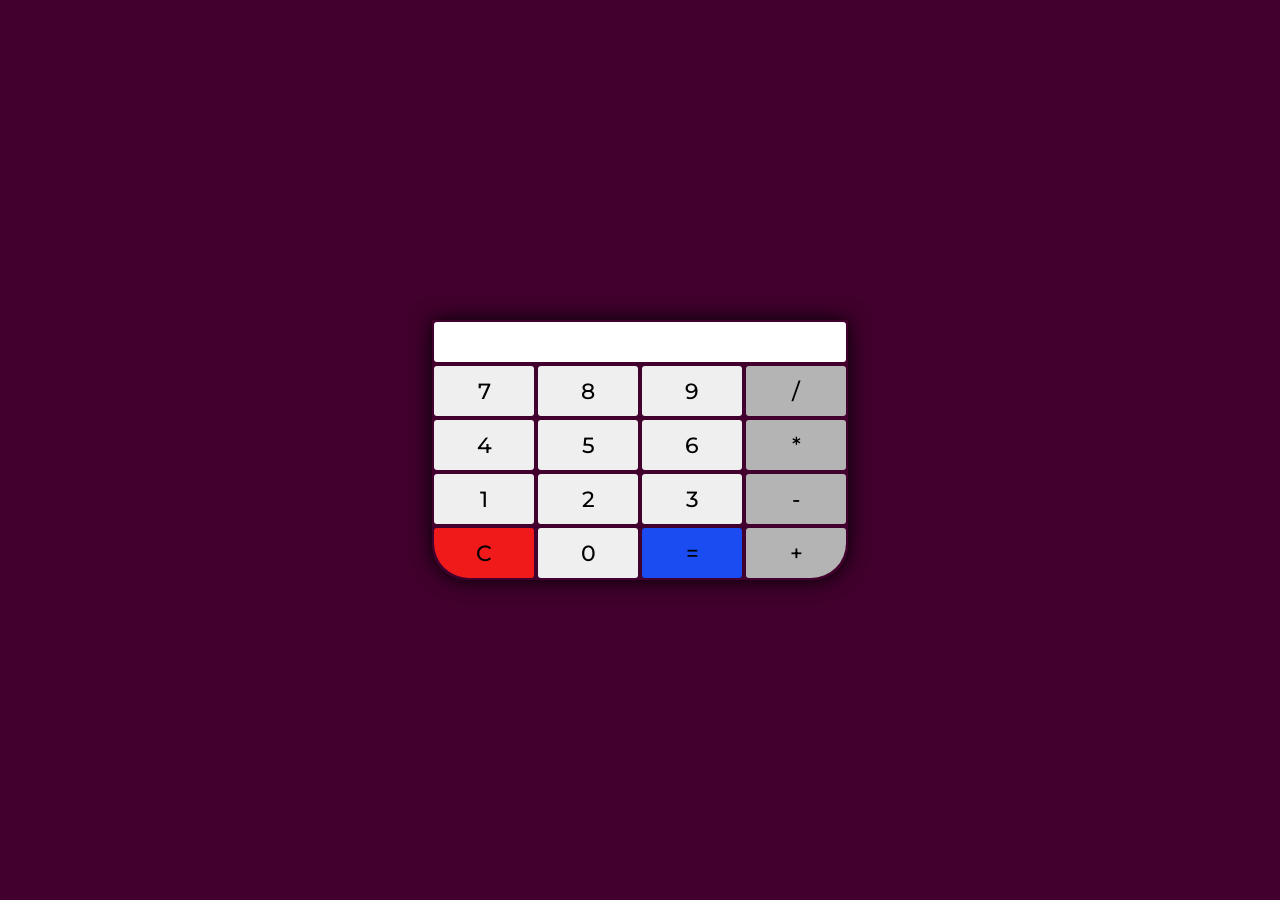
<file: Semana08/calculadora/index.html>
<!DOCTYPE html>
<html lang="en">

<head>
    <meta charset="UTF-8">
    <meta http-equiv="X-UA-Compatible" content="IE=edge">
    <meta name="viewport" content="width=device-width, initial-scale=1.0">
    <script language="JavaScript" src="calculadora.js"></script>
    <link rel="stylesheet" href="estilo.css">
    <title>Document</title>
</head>
<body>
    <form action="" name="calc">
        <div id="calculadora">
            <input type="text" id="visor" name="visor">
            <div id="primeira">
                <input type="button" value="7" class="botao borda" onclick="botao(value)">
                <input type="button" value="8" class="botao borda" onclick="botao(value)">
                <input type="button" value="9" class="botao borda" onclick="botao(value)">
                <input type="button" value="/" class="botao borda" onclick="botao(value)">
            </div>
            <div id="segunda">
                <input type="button" value="4" class="botao borda" onclick="botao(value)">
                <input type="button" value="5" class="botao borda" onclick="botao(value)">
                <input type="button" value="6" class="botao borda" onclick="botao(value)">
                <input type="button" value="*" class="botao borda" onclick="botao(value)">
            </div>
            <div id="terceira">
                <input type="button" value="1" class="botao borda" onclick="botao(value)">
                <input type="button" value="2" class="botao borda" onclick="botao(value)">
                <input type="button" value="3" class="botao borda" onclick="botao(value)">
                <input type="button" value="-" class="botao borda" onclick="botao(value)">
            </div>
            <div id="quarta">
                <input type="button" value="C" class="botao borda" onclick="reseta()">
                <input type="button" value="0" class="botao borda" onclick="botao(value)">
                <input type="button" value="=" class="botao borda" onclick="calcula()">
                <input type="button" value="+" class="botao borda" onclick="botao(value)">
            </div>
        </div>
    </form>
</body>

</html>
</file>
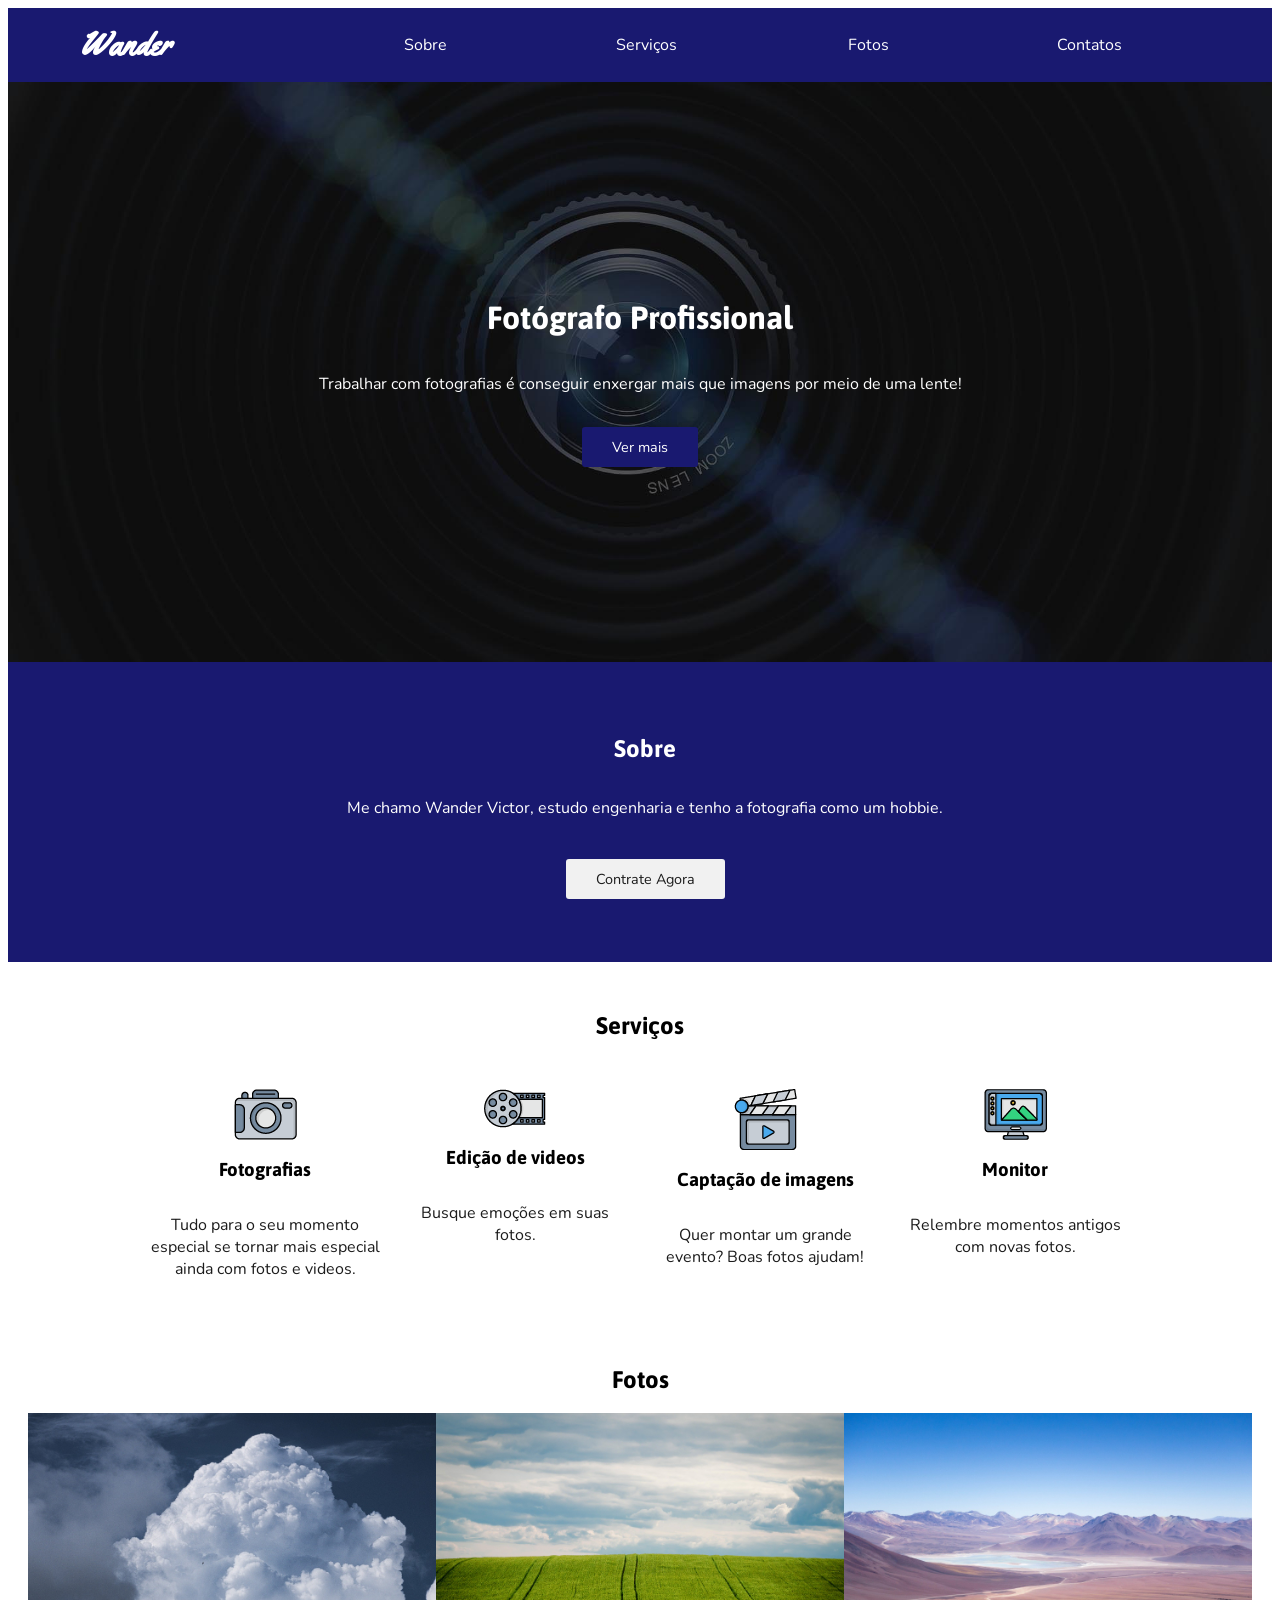
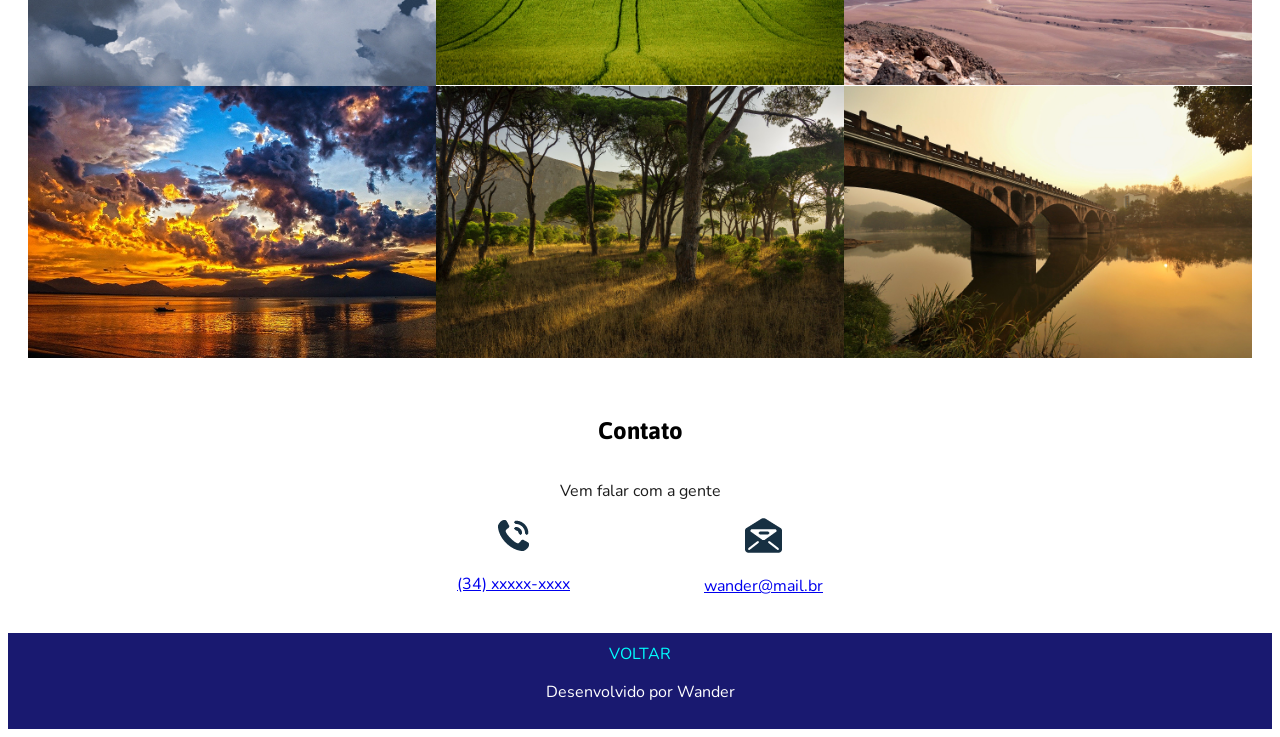
<file: Semana08/website/index.html>
<!DOCTYPE html>
<html>
<head>
	<link rel="preconnect" href="https://fonts.googleapis.com">
<link rel="preconnect" href="https://fonts.gstatic.com" crossorigin>
<link href="https://fonts.googleapis.com/css2?family=Asap:ital,wght@1,700&family=Nunito:wght@700&family=Yellowtail&display=swap" rel="stylesheet">
	<link rel="stylesheet" type="text/css" href="css/style.css">
	<title>Wander</title>
</head>
<body>
	<nav>
		<a href="#">Wander </a>
		<ul>
			<li><a href="#sobre">Sobre</a></li>
			<li><a href="#serviços">Serviços</a></li>
			<li><a href="#fotos">Fotos</a></li>
			<li><a href="#contatos">Contatos</a></li>
		</ul>
	</nav>

	<header id="topo">
		<h1>Fotógrafo Profissional</h1>
		<p>Trabalhar com fotografias é conseguir enxergar mais que imagens por meio de uma lente! </p>
		<a href="#serviços" class="botao">Ver mais</a>
	</header>

	<section id="sobre">
		<h2>Sobre</h2>
		<p>Me chamo Wander Victor, estudo engenharia e tenho a fotografia como um hobbie.</p>
		<a href="#contrato" class="botao"> Contrate Agora </a>
	</section>

	<section id="serviços">
		<h2>Serviços</h2>

		<div>
			<img src="img/p1.png" alt="Camera">
			<h3>Fotografias</h3>
			<p>Tudo para o seu momento especial se tornar mais especial ainda com fotos e videos.</p>

		</div>

		<div>
			<img src="img/p2.png" alt="filme">
			<h3>Edição de videos</h3>
			<p>Busque emoções em suas fotos.</p>

		</div>

		<div>
			<img src="img/p3.png" alt="videoplayer">
			<h3>Captação de imagens</h3>
			<p>Quer montar um grande evento? Boas fotos ajudam! </p>

		</div>

		<div>
			<img src="img/p4.png" alt="Monitor">
			<h3>Monitor</h3>
			<p>Relembre momentos antigos com novas fotos.</p>

		</div>
		
	</section>

	<section id="fotos">
		<h2>Fotos</h2>
		<img src="img/ceu.jpg" alt="ceu">
		<img src="img/grama.jpg" alt="grama">
		<img src="img/montanha.jpg" alt="montanha">
		<img src="img/mar.jpg" alt="mar">
		<img src="img/arvores.jpg" alt="arvores">
		<img src="img/ponte.jpg" alt="ponte">
	</section>

	<section id="contato">
		<h2>Contato</h2>
		<p>Vem falar com a gente</p>

		<div>
			<img src="img/tel.png" alt="telefone">
			<p><a href="telefone xxxxx-xxxx"> (34)
xxxxx-xxxx</a></p>
		</div>

		<div>
			<img src="img/mail.png" alt="email">
			<p><a href="mailto: wander@mail.br"> wander@mail.br</a></p>
		</div>

	</section>

	<footer>
		<a href="#topo">VOLTAR</a>
		<p>Desenvolvido por Wander</p>

	</footer>

</body>
</html>
</file>
<file: Semana08/calculadora/estilo.css>
@import url('https://fonts.googleapis.com/css2?family=Montserrat:wght@500;600&display=swap');
* {
    padding: 0;
    margin: 0;
    outline: none;
    font-family: 'Montserrat', sans-serif;
    font-weight: 500;
    font-size: 22px;
}
body {
    display: flex;
    justify-content: center;
    align-items: center;
    height: 100vh;
    background: #41002d;
}
input {
    margin: 2px;
    border: none;
    border-radius: 3px;
}
input[type=text] {
    width: calc(100% - 4px);
    height: 40px;
}
input[type=button] {
    width: 100px;
    height: 50px;
    transition: ease 0.2s;
    cursor: pointer;
}
div#calculadora {
    box-shadow: 0 0 20px black;
}
div#calculadora div {
    display: flex;
}
div#calculadora div input:nth-child(4) {
    background: #b4b4b4;
}
div#quarta input:nth-child(1) {
    background: #f11a1a;
}
div#quarta input:nth-child(1), div#calculadora {
    border-bottom-left-radius: 35px;
}
div#quarta input:nth-child(3) {
    background: #1a4cf1;
}
div#quarta input:nth-child(4), div#calculadora {
    border-bottom-right-radius: 35px;
}
input[type=button]:hover {
    filter: brightness(50%);
}
input[type=button]:active {
    transform: scale(0.9);
}
</file>
<file: Semana08/website/css/style.css>
body {
    font-family: Nunito, sans-serif;
    color: #1c1c1c;
}

h1, h2, h3 {
    font-family: Asap, sans-serif;
    color: #000000;
}

.botao {
    color: #FFFFFF;
    text-decoration: none;
    padding: 10px 30px;
    background-color: #191970;
    font-size: .9em;
    border-radius: 3px;
}

nav {
    display: flex;
    flex-direction: column;
    align-items: center;
    background-color: #191970;
}

nav > a {
    text-decoration: none;
    color: #FFFFFF;
    font-weight: 800;
    font-size: 32px;
    font-family: Yellowtail, serif;
}

nav ul {
    display: flex;
    flex-direction: column;
    align-items: center;
    list-style: none;
    padding: 0;
    width: 100%;
}

nav ul li {
    text-align: center;
    width: 100%;
}

nav ul li a {
    display: inline-block;
    padding: 10px 0;
    width: 100%;
    text-decoration: none;
    color: #FFFFFF;
}

header {
    display: flex;
    flex-direction: column;
    align-items: center;
    background-image: url("../img/camera.jpg");
    background-size: cover;
    background-repeat: no-repeat;
    background-position: center;
    color: #FFFFFF;
    text-align: center;
    padding: 20px;
}

header h1 {
    color: #FFFFFF;
}

header p {
    color: #FFFFFF;
    margin-bottom: 2em;
}

#sobre {
    display: flex;
    flex-direction: column;
    align-items: center;
    text-align: center;
    padding: 10px 10px 20px 20px;
    background-color:  #191970;
    color: #FFFFFF;
}

#sobre h2 {
    color: #FFFFFF;
}

#sobre p {
    margin-bottom: 2.5em;
    max-width: 1000px;
}

#sobre .botao {
    background-color: #f1f1f1;
    color: #1c1c1c;
}

#serviços {
    display: flex;
    flex-direction: column;
    align-items: center;
    padding: 30px;
}

#serviços div {
    display: flex;
    flex-direction: column;
    align-items: center;
    text-align: center;
    margin-top: 30px;
}

#fotos {
    display: flex;
    flex-direction: column;
    align-items: center;
    padding: 20px;

}

#fotos h2 {
    margin-bottom: 20px;

}

#fotos img {
    width: 100%;

}

#contato {
    display: flex;
    flex-direction: column;
    align-items: center;
    text-align: center;
    padding: 20px;
}

#contato h2 {
    color: #000000;

}

footer {
    text-align: center;
    padding: 10px;
    background-color: #191970;
    color: #FFFFFF;
}

footer a {
	text-decoration: none;
	color: #00FFFF;
}


@media screen and (min-width: 768px) {

    nav {
        flex-direction: row;
        justify-content: space-around;
    }
    nav ul {
        flex-direction: row;
        width: 70%;
    }

    header {
        height: 600 px;
        height: 60vh;
        justify-content: center;
    }

    #sobre {
        height: 250px;
        height: 30vh;
        justify-content: center;
        min-height: 250px;
    }

    #serviços {
        flex-direction: row;
        flex-wrap: wrap;
        align-items: flex-start;
        max-width: 1000px;
        margin: 0 auto;
    }

    #serviços h2 {
        text-align: center;
        width: 100%;
    }

    #serviços div {
        flex-direction: column;
        flex-grow: 1;
        flex-basis: 150px;
        padding: 0 10px;
    }

    #fotos {
        flex-direction: row;
        flex-wrap: wrap;
        
    }   

    #fotos h2 {
        width: 100%;
        text-align: center;
    }

    #fotos img {
        width: 33.3333333%;
    }

    #contato {
        flex-direction: row;
        flex-wrap: wrap;
        justify-content: space-around;
        max-width: 500px;
        margin: 0 auto;
    } 

    #contato h2, #contato p {
        width: 100%;
    } 
    

}
</file>
